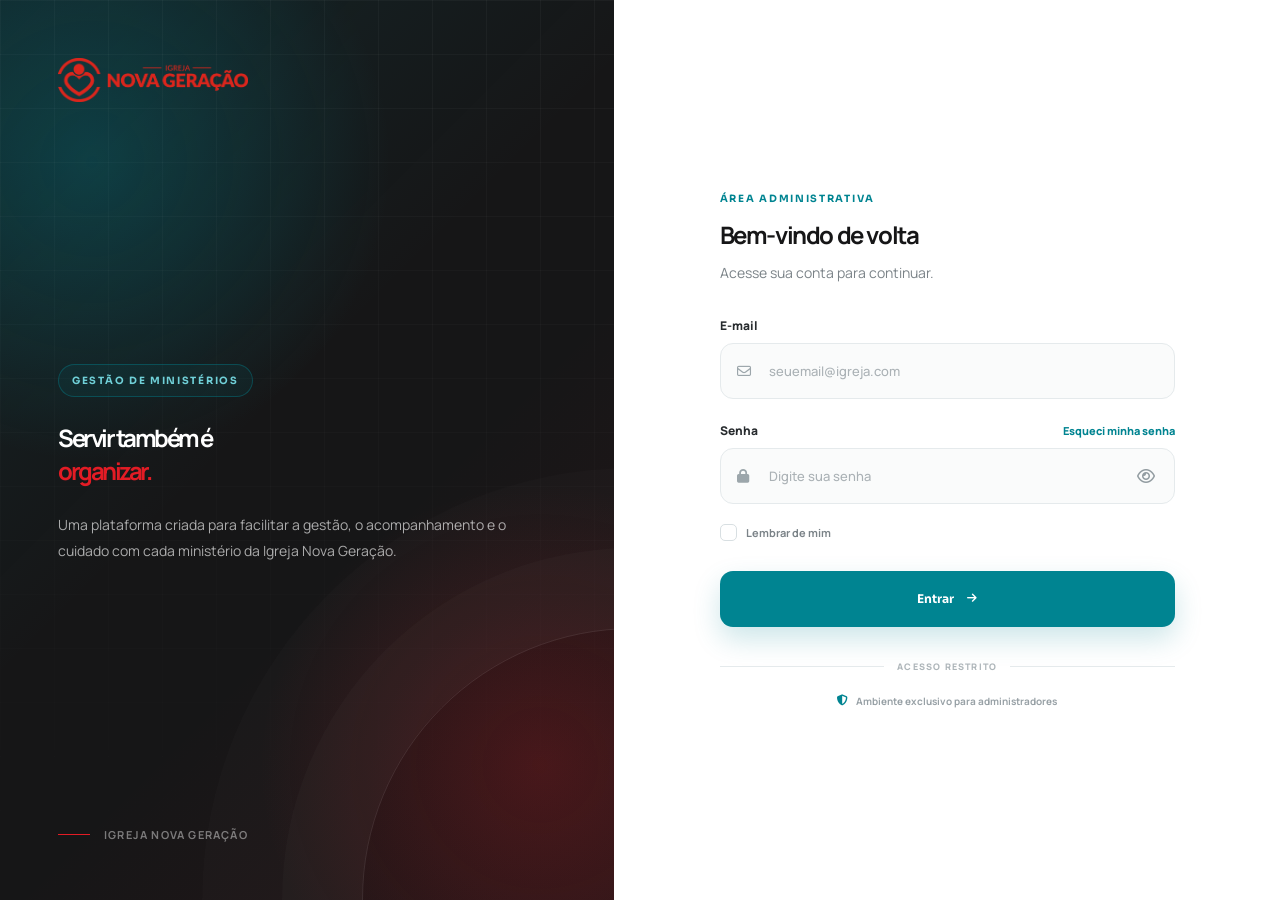
<file: login.html>
<!DOCTYPE html>
<html lang="pt-BR">

<head>
    <meta charset="UTF-8">
    <meta name="viewport" content="width=device-width, initial-scale=1.0">
    <meta name="description" content="Sistema de Gestão de Ministérios - Igreja Nova Geração">
    <title>Login | Nova Geração</title>

    <link rel="preconnect" href="https://fonts.googleapis.com">
    <link rel="preconnect" href="https://fonts.gstatic.com" crossorigin>
    <link
        href="https://fonts.googleapis.com/css2?family=Manrope:wght@400;500;600;700;800&family=Sora:wght@400;500;600;700&display=swap"
        rel="stylesheet">
    <link rel="stylesheet" href="https://cdnjs.cloudflare.com/ajax/libs/font-awesome/6.7.2/css/all.min.css">
    <link rel="icon" type="image/png" href="assets/img/logo/novo_logo_coracao.png" />

   <link rel="stylesheet" href="assets/css/login.css">
</head>

<body>

    <main class="login-page">

        <section class="login-visual">
            <div class="visual-overlay"></div>
            <div class="visual-content">
                <div class="brand">
                    <div class="brand-logo">
                        <img src="assets/img/logo/logo_completa.png" alt="Igreja Nova Geração">
                    </div>
                </div>

                <div class="visual-text">
                    <span class="visual-tag">GESTÃO DE MINISTÉRIOS</span>
                    <h1>Servir também é <span>organizar.</span></h1>
                    <p>Uma plataforma criada para facilitar a gestão, o acompanhamento e o cuidado com cada ministério
                        da Igreja Nova Geração.</p>
                </div>

                <div class="visual-footer">
                    <div class="footer-line"></div>
                    <span>Igreja Nova Geração</span>
                </div>
            </div>
        </section>

        <section class="login-container">

            <div class="login-box">

                <div class="mobile-logo">
                    <img src="assets/img/logo/logo_completa.png" alt="Igreja Nova Geração">
                </div>

                <div class="login-header">
                    <span class="login-label">ÁREA ADMINISTRATIVA</span>
                    <h2>Bem-vindo de volta</h2>
                    <p>Acesse sua conta para continuar.</p>
                </div>

                <div id="statusMessage" class="status-message" role="status" aria-live="polite"></div>

                <form id="loginForm" class="login-form" novalidate>

                    <div class="form-group">
                        <label for="email">E-mail</label>
                        <div class="input-wrapper">
                            <i class="fa-regular fa-envelope"></i>
                            <input type="email" id="email" name="email" placeholder="seuemail@igreja.com"
                                autocomplete="email" required>
                        </div>
                    </div>

                    <div class="form-group">
                        <div class="password-label">
                            <label for="senha">Senha</label>
                            <a href="#" id="forgotPassword">Esqueci minha senha</a>
                        </div>
                        <div class="input-wrapper">
                            <i class="fa-solid fa-lock"></i>
                            <input type="password" id="senha" name="senha" placeholder="Digite sua senha"
                                autocomplete="current-password" required>
                            <button type="button" id="togglePassword" class="toggle-password"
                                aria-label="Mostrar senha">
                                <i class="fa-regular fa-eye"></i>
                            </button>
                        </div>
                    </div>

                    <div class="login-options">
                        <label class="remember">
                            <input type="checkbox" id="remember">
                            <span class="custom-checkbox"></span>
                            <span>Lembrar de mim</span>
                        </label>
                    </div>

                    <button type="submit" class="login-button">
                        <span>Entrar</span>
                        <i class="fa-solid fa-arrow-right"></i>
                    </button>

                </form>

                <div class="login-divider">
                    <span></span>
                    <small>acesso restrito</small>
                    <span></span>
                </div>

              <!--   <button type="button" class="admin-validation-button" id="openAdmin">
                    <i class="fa-solid fa-user-shield"></i> Área de validação administrativa
                </button> -->

                <div class="login-security">
                    <i class="fa-solid fa-shield-halved"></i>
                    <span>Ambiente exclusivo para administradores</span>
                </div>

            </div>

        </section>

    </main>

   <script src="assets/js/login.js"></script>

</body>

</html>
</file>
<file: assets/css/login.css>
.login-page,.visual-content,body{min-height:100vh}.input-wrapper>i,.toggle-password{top:50%;transform:translateY(-50%)}*{margin:0;padding:0;box-sizing:border-box}:root{--dark:#161617;--teal:#008491;--teal-dark:#006e77;--red:#e31c25;--text:#202326;--muted:#7b8388;--line:#e5eaec}html{font-size:16px;scroll-behavior:smooth}body{font-family:Manrope,sans-serif;background:#f7f9f9;color:var(--text);-webkit-font-smoothing:antialiased}button,input{font:inherit}button{border:0;cursor:pointer}a{text-decoration:none}button:focus-visible,input:focus-visible{outline:rgba(0,132,145,.22) solid 3px;outline-offset:3px}.login-page{display:grid;grid-template-columns:48% 52%;background:#fff}.login-visual{position:relative;overflow:hidden;background:radial-gradient(circle at 15% 18%,rgba(0,132,145,.3),transparent 33%),radial-gradient(circle at 88% 85%,rgba(227,28,37,.2),transparent 30%),var(--dark)}.login-visual::before{content:"";position:absolute;inset:0;background-image:linear-gradient(rgba(255,255,255,.035) 1px,transparent 1px),linear-gradient(90deg,rgba(255,255,255,.035) 1px,transparent 1px);background-size:54px 54px;mask-image:linear-gradient(to bottom,#000,transparent);pointer-events:none}.login-visual::after{content:"";position:absolute;width:540px;height:540px;right:-290px;bottom:-270px;border:1px solid rgba(255,255,255,.1);border-radius:50%;box-shadow:0 0 0 80px rgba(255,255,255,.02),0 0 0 160px rgba(255,255,255,.012);pointer-events:none}.visual-overlay{position:absolute;inset:0;background:linear-gradient(135deg,rgba(0,132,145,.14),transparent 45%),linear-gradient(315deg,rgba(227,28,37,.08),transparent 40%)}.visual-content{position:relative;z-index:2;display:flex;flex-direction:column;padding:58px}.brand{display:flex;align-items:center}.brand-logo img{display:block;width:190px;max-width:100%;height:auto}.visual-text{max-width:570px;margin:auto 0}.visual-tag{display:inline-flex;align-items:center;margin-bottom:24px;padding:9px 13px;border:1px solid rgba(0,132,145,.4);border-radius:100px;background:rgba(0,132,145,.09);color:#70d0d8;font:700 10px Sora,sans-serif;letter-spacing:1.7px}.visual-text h1{color:#fff;letter-spacing:-2.5px}.visual-text h1 span{display:block;color:var(--red)}.visual-text p{max-width:500px;margin-top:25px;color:rgba(255,255,255,.64);font-size:14px;line-height:1.9}.visual-footer{display:flex;align-items:center;gap:14px;color:rgba(255,255,255,.43);font-size:11px;font-weight:700;letter-spacing:1.2px;text-transform:uppercase}.footer-line{width:32px;height:1px;background:var(--red)}.login-container{display:flex;align-items:center;justify-content:center;padding:50px}.login-box{width:100%;max-width:455px}.mobile-logo{display:none;margin-bottom:42px}.login-label,.status-message.show{display:block}.mobile-logo img{width:175px;max-width:100%}.login-header{margin-bottom:32px}.login-label{margin-bottom:13px;color:var(--teal);font:700 10px Sora,sans-serif;letter-spacing:1.7px}.login-header h2{color:var(--dark);letter-spacing:-1.4px}.login-header p{margin-top:10px;color:var(--muted);font-size:14px;line-height:1.7}.status-message{display:none;margin-bottom:18px;padding:13px 15px;border-radius:11px;font-size:12px;font-weight:700}.status-message.error{background:#fff0f1;color:#a51d25}.status-message.success{background:#eaf8f8;color:#006e77}.login-form{display:flex;flex-direction:column;gap:23px}.form-group{width:100%}.form-group>label,.password-label label{display:block;margin-bottom:9px;color:#272b2e;font-size:12px;font-weight:800}.password-label{display:flex;align-items:center;justify-content:space-between;margin-bottom:9px}.password-label label{margin-bottom:0}.password-label a{color:var(--teal);font-size:11px;font-weight:800;transition:color .2s}.password-label a:hover{color:var(--red)}.input-wrapper{position:relative;width:100%}.input-wrapper>i{position:absolute;left:17px;color:#9ca6ab;font-size:14px;pointer-events:none;transition:color .2s}.input-wrapper input{width:100%;height:56px;padding:0 48px;border:1px solid var(--line);border-radius:13px;outline:0;background:#fafbfb;color:var(--dark);font-size:13px;font-weight:600;transition:.2s}.input-wrapper input::placeholder{color:#aab1b5;font-weight:500}.input-wrapper input:hover{border-color:#d3dde0}.input-wrapper input:focus{border-color:var(--teal);background:#fff;box-shadow:0 0 0 4px rgba(0,132,145,.08)}.input-wrapper:focus-within>i{color:var(--teal)}.toggle-password{position:absolute;right:13px;display:flex;align-items:center;justify-content:center;width:32px;height:32px;border-radius:8px;background:0 0;color:#929ca1;transition:.2s}.toggle-password:hover{background:rgba(0,132,145,.08);color:var(--teal)}.login-options{margin-top:-3px}.remember{display:inline-flex;align-items:center;gap:9px;color:#7b8388;font-size:11px;font-weight:700;cursor:pointer}.custom-checkbox,.login-button{align-items:center;transition:.2s}.remember input{position:absolute;opacity:0}.custom-checkbox{display:inline-flex;justify-content:center;width:17px;height:17px;border:1px solid #d8dfe2;border-radius:5px;background:#fff}.remember input:checked+.custom-checkbox{border-color:var(--teal);background:var(--teal)}.remember input:checked+.custom-checkbox::after{content:"\f00c";font-family:"Font Awesome 6 Free";font-weight:900;color:#fff;font-size:9px}.login-button{display:flex;justify-content:center;gap:13px;width:100%;height:56px;margin-top:2px;border-radius:13px;background:var(--teal);color:#fff;font:700 12px Sora,sans-serif;box-shadow:0 12px 28px rgba(0,132,145,.2)}.login-divider,.login-security{align-items:center;display:flex}.login-button:hover{background:var(--teal-dark);transform:translateY(-2px);box-shadow:0 15px 32px rgba(0,132,145,.25)}.login-button i{font-size:11px;transition:.2s}.login-button:hover i{transform:translateX(4px)}.login-button.loading{pointer-events:none;opacity:.7}.login-divider{gap:13px;margin:33px 0 21px}.login-divider span{height:1px;flex:1;background:var(--line)}.login-divider small{color:#adb5b9;font-size:9px;font-weight:800;letter-spacing:1.2px;text-transform:uppercase}.login-security{justify-content:center;gap:8px;color:#98a1a6;font-size:10px;font-weight:700;text-align:center}.admin-validation-button,.login-security i{color:var(--teal);font-size:11px}.admin-validation-button{display:flex;align-items:center;justify-content:center;gap:8px;width:100%;margin-top:25px;padding:13px;border:1px dashed #c6dfe1;border-radius:11px;background:#f3fbfb;font-weight:800;transition:.2s}.admin-validation-button:hover{background:#e8f7f7}@media (max-width:1050px){.login-page{grid-template-columns:42% 58%}.visual-content{padding:45px}.login-container{padding:40px}.visual-text h1{font-size:45px}}@media (max-width:768px){body{background:#fff}.login-page,.mobile-logo{display:block}.login-visual{display:none}.login-container{min-height:100vh;align-items:flex-start;padding:42px 24px}.login-box{max-width:470px;margin:0 auto}.login-header{margin-bottom:34px}}@media (max-width:420px){.login-container{padding:32px 20px}.mobile-logo{margin-bottom:38px}.mobile-logo img{width:155px}.login-header h2{font-size:29px}.login-header p{font-size:13px}.input-wrapper input,.login-button{height:53px}}@media (prefers-reduced-motion:reduce){*,::after,::before{transition:none!important;animation:none!important;scroll-behavior:auto!important}}
</file>
<file: dsh_novageracao/assets/css/global.css>
@import url(https://fonts.googleapis.com/css2?family=Inter:wght@400;500;600;700&family=Manrope:wght@500;600;700;800&display=swap);

.event-item__title,
.modal__title,
.notifications__content strong,
.profile__dropdown-header strong {
    text-overflow: ellipsis;
    white-space: nowrap
}

.profile.is-open .profile__button>i,
.sidebar.is-collapsed .sidebar__toggle i,
.sidebar__item-caret.is-open i {
    transform: rotate(180deg)
}

body,
button,
input,
select,
textarea {
    -webkit-font-smoothing: antialiased;
    -moz-osx-font-smoothing: grayscale
}

body,
html,
ol,
ul {
    margin: 0;
    padding: 0
}

.app,
.modal,
.modal-root.is-open,
.modal__close,
.modal__footer,
.modal__header,
.modal__icon,
.sidebar {
    display: flex
}

.app,
table {
    width: 100%
}

.header__subtitle,
body {
    font-family: var(--font-primary)
}

:root {
    --primary: #e31c25;
    --primary-hover: #c91820;
    --primary-soft: rgba(227, 28, 37, 0.1);
    --white: #fff;
    --secondary: #008491;
    --secondary-hover: #006d77;
    --secondary-soft: rgba(0, 132, 145, 0.1);
    --success: #16a34a;
    --success-soft: rgba(22, 163, 74, 0.1);
    --warning: #f59e0b;
    --warning-soft: rgba(245, 158, 11, 0.12);
    --danger: #dc2626;
    --danger-soft: rgba(220, 38, 38, 0.1);
    --info: #2563eb;
    --table: #fff;
    --info-soft: rgba(37, 99, 235, 0.1);
    --font-primary: "Inter", sans-serif;
    --font-heading: "Manrope", sans-serif;
    --sidebar-width: 260px;
    --sidebar-collapsed-width: 78px;
    --header-height: 76px;
    --radius-xs: 6px;
    --radius-sm: 8px;
    --radius-md: 12px;
    --radius-lg: 16px;
    --radius-xl: 22px;
    --transition: 0.25s ease;
    --shadow-xs: 0 1px 3px rgba(15, 23, 42, 0.05);
    --shadow-sm: 0 4px 15px rgba(15, 23, 42, 0.06);
    --shadow-md: 0 10px 30px rgba(15, 23, 42, 0.08);
    --shadow-lg: 0 20px 50px rgba(15, 23, 42, 0.14);
    --body-background: #f5f7fa;
    --surface: #ffffff;
    --surface-hover: #f8fafc;
    --surface-secondary: #f1f5f9;
    --text-primary: #172033;
    --text-secondary: #64748b;
    --text-muted: #94a3b8;
    --border-color: #e5e7eb;
    --border-light: #eef2f7;
    --sidebar-background: #161617;
    --sidebar-text: #a7adb8;
    --sidebar-text-active: #ffffff;
    --input-background: #ffffff;
    color-scheme: light
}

[data-theme=dark] {
    --body-background: #0f1115;
    --surface: #171a20;
    --surface-hover: #1d2129;
    --surface-secondary: #20252e;
    --text-primary: #f8fafc;
    --text-secondary: #a7b0bd;
    --text-muted: #717b8a;
    --border-color: #2a303a;
    --border-light: #242a33;
    --table: #423f3f;
    --input-background: #171a20;
    --shadow-xs: 0 1px 3px rgba(0, 0, 0, 0.2);
    --shadow-sm: 0 4px 15px rgba(0, 0, 0, 0.2);
    --shadow-md: 0 10px 30px rgba(0, 0, 0, 0.25);
    --shadow-lg: 0 20px 50px rgba(0, 0, 0, 0.35);
    color-scheme: dark
}

*,
::after,
::before {
    box-sizing: border-box
}

html {
    min-height: 100%;
    scroll-behavior: smooth
}

.app,
body {
    min-height: 100vh
}

body {
    background: var(--body-background);
    color: var(--text-primary);
    font-size: 14px;
    line-height: 1.5;
    transition: background-color var(--transition), color var(--transition)
}

button,
input,
select,
textarea {
    font: inherit
}

button {
    border: 0;
    cursor: pointer
}

a {
    color: inherit;
    text-decoration: none
}

img {
    max-width: 100%;
    display: block
}

table {
    border-collapse: collapse
}

ol,
ul {
    list-style: none
}

.sidebar {
    position: fixed;
    inset: 0 auto 0 0;
    z-index: 1000;
    width: var(--sidebar-width);
    flex-direction: column;
    background: var(--sidebar-background);
    transition: width var(--transition), transform var(--transition), box-shadow var(--transition);
    box-shadow: 4px 0 25px rgba(0, 0, 0, .08)
}

.event-item,
.image-upload,
.last-service__item,
.sidebar__brand,
.sidebar__logo,
.sidebar__subitem {
    align-items: center;
    display: flex
}

.sidebar__brand {
    position: relative;
    height: var(--header-height);
    min-height: var(--header-height);
    padding: 0 22px;
    border-bottom: 1px solid rgba(255, 255, 255, .07)
}

.sidebar__logo {
    gap: 11px;
    min-width: 0;
    color: #fff;
    transition: opacity var(--transition), transform var(--transition)
}

.sidebar__logo:hover {
    opacity: .95
}

.sidebar__logo-icon {
    width: 38px;
    height: 38px;
    min-width: 38px;
    display: flex;
    align-items: center;
    justify-content: center;
    border-radius: 11px;
    color: #fff;
    font-size: 16px;
    box-shadow: 0 5px 15px rgba(227, 28, 37, .2);
    overflow: hidden
}

.sidebar__logo-icon img {
    width: 100%;
    height: 100%;
    object-fit: cover;
    border-radius: inherit
}

.sidebar__logo-text {
    display: flex;
    flex-direction: column;
    min-width: 0;
    line-height: 1.1
}

.sidebar__logo-text strong {
    color: #fff;
    font-family: var(--font-heading);
    font-size: 14px;
    font-weight: 800
}

.sidebar__logo-text small {
    margin-top: 3px;
    color: #8d949f;
    font-size: 9px;
    font-weight: 500
}

.sidebar__toggle {
    position: absolute;
    right: -13px;
    top: 26px;
    width: 28px;
    height: 28px;
    display: flex;
    align-items: center;
    justify-content: center;
    border-radius: 50%;
    background: var(--surface);
    color: var(--text-secondary);
    box-shadow: var(--shadow-sm);
    transition: color var(--transition), background-color var(--transition), transform var(--transition), box-shadow var(--transition);
    z-index: 5
}

.sidebar__toggle:hover {
    color: var(--primary);
    transform: scale(1.06);
    box-shadow: var(--shadow-md)
}

.sidebar__toggle i {
    transition: transform var(--transition)
}

.sidebar__content {
    flex: 1;
    padding: 22px 12px;
    overflow-y: auto;
    overflow-x: hidden;
    scrollbar-width: thin;
    scrollbar-color: rgba(255, 255, 255, 0.12) transparent
}

.header__page-info h1,
.header__title,
.profile__info strong,
.sidebar__item-text {
    overflow: hidden;
    text-overflow: ellipsis;
    white-space: nowrap
}

.sidebar__section-title {
    display: block;
    padding: 0 12px 10px;
    color: #69717d;
    font-size: 10px;
    font-weight: 700;
    text-transform: uppercase;
    letter-spacing: .12em
}

.events-list,
.sidebar__nav,
.summary-list {
    display: flex;
    flex-direction: column
}

.sidebar__item {
    position: relative;
    display: flex;
    align-items: center;
    gap: 13px;
    min-height: 46px;
    padding: 0 13px;
    margin-bottom: 5px;
    border-radius: 10px;
    color: var(--sidebar-text);
    font-size: 13px;
    font-weight: 500;
    transition: background-color var(--transition), color var(--transition), transform var(--transition), box-shadow var(--transition)
}

.sidebar__item:hover {
    background: rgba(255, 255, 255, .055);
    color: #fff;
    transform: translateX(1px)
}

.sidebar__item.active,
.sidebar__item.is-active {
    background: rgba(227, 28, 37, .14);
    color: #fff;
    box-shadow: inset 0 0 0 1px rgba(227, 28, 37, .04)
}

.sidebar__item.active::before,
.sidebar__item.is-active::before {
    content: "";
    position: absolute;
    left: 0;
    top: 9px;
    bottom: 9px;
    width: 3px;
    border-radius: 0 4px 4px 0;
    background: var(--primary);
    box-shadow: 0 0 10px rgba(227, 28, 37, .35)
}

.sidebar__item-icon {
    width: 21px;
    min-width: 21px;
    display: flex;
    align-items: center;
    justify-content: center;
    color: inherit;
    font-size: 15px;
    transition: color var(--transition), transform var(--transition)
}

.sidebar__item.active .sidebar__item-icon,
.sidebar__item.is-active .sidebar__item-icon,
.sidebar__item:hover .sidebar__item-icon {
    color: #fff
}

.sidebar__item:hover .sidebar__item-icon {
    transform: scale(1.04)
}

.sidebar__item-text {
    min-width: 0
}

.sidebar__footer {
    padding: 15px 14px;
    border-top: 1px solid rgba(255, 255, 255, .07)
}

.sidebar__footer-info {
    display: flex;
    align-items: center;
    gap: 10px;
    color: #69717d
}

.sidebar__footer-icon {
    width: 34px;
    height: 34px;
    min-width: 34px;
    display: flex;
    align-items: center;
    justify-content: center;
    border-radius: 9px;
    background: rgba(255, 255, 255, .05);
    color: #8d949f;
    font-size: 13px;
    transition: background-color var(--transition), color var(--transition)
}

.sidebar.is-collapsed .sidebar__footer-info>div,
.sidebar.is-collapsed .sidebar__item-text,
.sidebar.is-collapsed .sidebar__logo-text,
.sidebar.is-collapsed .sidebar__section-title {
    display: none
}

.sidebar__footer-info:hover .sidebar__footer-icon {
    background: rgba(227, 28, 37, .12);
    color: var(--primary)
}

.page-header__content,
.sidebar__footer-info div {
    min-width: 0
}

.sidebar__footer-info strong {
    display: block;
    color: #d6d9df;
    font-size: 11px;
    font-weight: 700
}

.sidebar__footer-info small {
    display: block;
    margin-top: 2px;
    color: #69717d;
    font-size: 9px
}

.sidebar.is-collapsed {
    width: var(--sidebar-collapsed-width)
}

.sidebar.is-collapsed .sidebar__brand {
    justify-content: center;
    padding: 0 10px
}

.sidebar.is-collapsed .sidebar__footer-info,
.sidebar.is-collapsed .sidebar__logo {
    justify-content: center
}

.sidebar.is-collapsed .sidebar__item {
    justify-content: center;
    padding: 0
}

.sidebar-overlay {
    display: none;
    position: fixed;
    inset: 0;
    z-index: 999;
    background: rgba(15, 23, 42, .45);
    backdrop-filter: blur(2px);
    -webkit-backdrop-filter: blur(2px)
}

.sidebar-overlay.is-visible {
    display: block
}

.main-content {
    width: calc(100% - var(--sidebar-width));
    min-height: 100vh;
    min-width: 0;
    margin-left: var(--sidebar-width);
    transition: width var(--transition), margin-left var(--transition)
}

body.sidebar-collapsed .main-content {
    width: calc(100% - var(--sidebar-collapsed-width));
    margin-left: var(--sidebar-collapsed-width)
}

.header {
    position: sticky;
    top: 0;
    z-index: 900;
    height: var(--header-height);
    width: 100%;
    display: flex;
    align-items: center;
    justify-content: space-between;
    gap: 24px;
    padding: 0 30px;
    background: rgba(255, 255, 255, .92);
    border-bottom: 1px solid var(--border-color);
    backdrop-filter: blur(18px);
    -webkit-backdrop-filter: blur(18px);
    transition: background-color var(--transition), border-color var(--transition), box-shadow var(--transition)
}

.header::before {
    position: absolute;
    top: 0;
    right: 0;
    left: 0;
    height: 2px;
    background: linear-gradient(90deg, var(--primary), var(--secondary));
    content: ""
}

.header__left {
    min-width: 0;
    display: flex;
    align-items: center;
    gap: 18px
}

.header__page-info {
    min-width: 0;
    display: flex;
    flex-direction: column;
    justify-content: center;
    gap: 2px
}

.header__subtitle {
    display: block;
    color: #7b8494;
    font-size: 11px;
    font-weight: 600;
    line-height: 1.2;
    letter-spacing: .08em;
    text-transform: uppercase
}

.header__page-info h1,
.header__title,
.profile__avatar,
.profile__info strong {
    font-family: var(--font-heading);
    font-weight: 800
}

.header__page-info h1,
.header__title {
    margin: 0;
    color: var(--text-primary);
    font-size: 23px;
    line-height: 1.2;
    letter-spacing: -.025em
}

.header__icon-button,
.header__menu-button {
    width: 42px;
    height: 42px;
    padding: 0;
    color: var(--text-secondary);
    font-size: 17px;
    transition: background-color .2s, color .2s, border-color .2s, transform .2s;
    cursor: pointer
}

.header__menu-button {
    display: none;
    align-items: center;
    justify-content: center;
    border: 1px solid var(--border-color);
    border-radius: 10px;
    background: var(--surface)
}

.header__menu-button:hover {
    background: var(--primary-soft);
    border-color: rgba(227, 28, 37, .2);
    color: var(--primary)
}

.header__icon-button:hover,
.profile.is-open .profile__button,
.profile__button:hover {
    background: var(--surface-secondary);
    border-color: var(--border-color)
}

.header__menu-button:active {
    transform: scale(.94)
}

.header__right {
    display: flex;
    align-items: center;
    gap: 8px;
    flex-shrink: 0
}

.header__icon-button {
    position: relative;
    display: flex;
    align-items: center;
    justify-content: center;
    border: 1px solid var(--border-light);
    border-radius: 11px;
    background: var(--surface)
}

.header__icon-button:hover {
    color: var(--primary)
}

.header__icon-button:active {
    transform: scale(.93)
}

.header__icon-button:focus-visible {
    outline: 0;
    box-shadow: 0 0 0 3px rgba(227, 28, 37, .14)
}

.input-wrapper,
.members-filter__select,
.notification-button,
.notifications {
    position: relative
}

.notification-dot {
    position: absolute;
    top: 8px;
    right: 8px;
    width: 8px;
    height: 8px;
    border-radius: 50%;
    background: var(--primary);
    border: 2px solid var(--surface);
    box-shadow: 0 0 0 2px rgba(227, 28, 37, .08);
    animation: 2.4s ease-in-out infinite notificationPulse
}

.notifications__dropdown,
.profile__dropdown {
    top: calc(100% + 12px);
    opacity: 0;
    visibility: hidden
}

@keyframes notificationPulse {

    0%,
    100% {
        box-shadow: 0 0 0 2px rgba(227, 28, 37, .08)
    }

    50% {
        box-shadow: 0 0 0 5px rgba(227, 28, 37, .03)
    }
}

.profile {
    position: relative;
    margin-left: 8px
}

.profile__button {
    min-height: 48px;
    display: flex;
    align-items: center;
    gap: 10px;
    padding: 5px 9px 5px 6px;
    border: 1px solid transparent;
    border-radius: 13px;
    background: 0 0;
    color: var(--text-primary);
    cursor: pointer;
    transition: background-color .2s, border-color .2s, box-shadow .2s
}

.profile.is-open .profile__button,
.profile__button:hover {
    box-shadow: var(--shadow-xs)
}

.profile__button>i {
    margin-left: 3px;
    color: #8992a1;
    font-size: 11px;
    transition: transform .25s
}

.profile__avatar {
    width: 38px;
    height: 38px;
    flex-shrink: 0;
    display: flex;
    align-items: center;
    justify-content: center;
    border-radius: 11px;
    background: linear-gradient(145deg, var(--primary) 0, var(--primary-hover) 100%);
    color: #fff;
    font-size: 14px;
    box-shadow: 0 4px 12px rgba(227, 28, 37, .2);
    user-select: none
}

.profile__avatar--large {
    width: 46px;
    height: 46px;
    border-radius: 13px;
    font-size: 16px
}

.profile__info {
    min-width: 90px;
    display: flex;
    flex-direction: column;
    align-items: flex-start;
    gap: 2px
}

.profile__info strong {
    max-width: 140px;
    color: var(--text-primary);
    font-size: 13px;
    line-height: 1.2
}

.profile__info small {
    color: var(--text-muted);
    font-family: var(--font-primary);
    font-size: 11px;
    font-weight: 500;
    line-height: 1.2
}

.profile__dropdown {
    position: absolute;
    right: 0;
    width: 270px;
    padding: 8px;
    background: var(--surface);
    border: 1px solid var(--border-color);
    border-radius: var(--radius-lg);
    box-shadow: var(--shadow-lg);
    transform: translateY(-7px) scale(.98);
    transform-origin: top right;
    pointer-events: none;
    transition: opacity .18s, visibility .18s, transform .18s
}

.dashboard-card,
.stat-card {
    box-shadow: var(--shadow-xs);
    overflow: hidden
}

.profile.is-open .profile__dropdown,
.profile__dropdown.is-open {
    opacity: 1;
    visibility: visible;
    transform: translateY(0) scale(1);
    pointer-events: auto
}

.profile__dropdown-header {
    display: flex;
    align-items: center;
    gap: 11px;
    padding: 10px;
    border-radius: 11px;
    background: var(--surface-secondary)
}

.profile__dropdown-header>div {
    min-width: 0;
    display: flex;
    flex-direction: column;
    gap: 3px
}

.profile__dropdown-header strong {
    color: var(--text-primary);
    font-family: var(--font-heading);
    font-size: 13px;
    font-weight: 800;
    line-height: 1.25;
    overflow: hidden
}

.profile__dropdown-header small {
    color: var(--text-muted);
    font-family: var(--font-primary);
    font-size: 10px;
    font-weight: 500;
    line-height: 1.3
}

.profile__dropdown-divider {
    height: 1px;
    margin: 7px 4px;
    background: var(--border-light)
}

.profile__dropdown-item {
    width: 100%;
    min-height: 42px;
    display: flex;
    align-items: center;
    gap: 11px;
    padding: 0 11px;
    border: 0;
    border-radius: 9px;
    background: 0 0;
    color: var(--text-secondary);
    font-family: var(--font-primary);
    font-size: 13px;
    font-weight: 600;
    text-align: left;
    cursor: pointer;
    transition: background-color .18s, color .18s, transform .18s
}

.dashboard-card__title,
.dashboard__welcome h2,
.empty-state h3,
.modal__title,
.notifications__header strong,
.section-heading h3,
.stat-card__value {
    font-family: var(--font-heading)
}

.profile__dropdown-item i {
    width: 18px;
    display: flex;
    justify-content: center;
    color: var(--text-muted);
    font-size: 14px;
    transition: color .18s
}

.profile__dropdown-item:hover {
    background: var(--surface-secondary);
    color: var(--text-primary);
    transform: translateX(2px)
}

.breadcrumb a:hover,
.profile__dropdown-item:hover i,
.table-action--primary:hover {
    color: var(--primary)
}

.form-label .required,
.profile__dropdown-item--danger,
.profile__dropdown-item--danger i,
.profile__dropdown-item--danger:hover i {
    color: var(--danger)
}

.profile__dropdown-item--danger:hover {
    background: var(--danger-soft);
    color: var(--danger)
}

.page-content {
    width: 100%;
    max-width: 1600px;
    margin: 0 auto;
    padding: 28px 30px 40px
}

.breadcrumb {
    display: flex;
    align-items: center;
    gap: 7px;
    margin-bottom: 12px;
    color: var(--text-muted);
    font-size: 11px
}

.breadcrumb a {
    transition: color var(--transition)
}

.dashboard-card__link i,
.sidebar__item-caret i {
    transition: transform var(--transition)
}

.breadcrumb i {
    font-size: 8px
}

.page-header {
    display: flex;
    align-items: flex-end;
    justify-content: space-between;
    gap: 20px;
    margin-bottom: 25px
}

.dashboard__welcome h2,
.page-header__title {
    margin: 0 0 5px;
    font-weight: 800;
    font-family: var(--font-heading)
}

.page-header__title {
    font-size: 27px;
    line-height: 1.2;
    color: var(--text-primary)
}

.dashboard__welcome p,
.page-header__description {
    margin: 0;
    color: var(--text-secondary)
}

.page-header__description {
    font-size: 13px
}

.page-header__actions {
    display: flex;
    align-items: center;
    gap: 10px;
    flex-shrink: 0
}

.dashboard {
    padding: 30px
}

.dashboard__welcome h2 {
    font-size: 25px
}

.stats-grid {
    display: grid;
    grid-template-columns: repeat(5, 1fr);
    gap: 16px;
    margin-bottom: 22px
}

.dashboard__grid--main,
.dashboard__grid--secondary {
    display: grid;
    gap: 18px
}

.stat-card {
    position: relative;
    padding: 20px;
    background: var(--surface);
    border: 1px solid var(--border-light);
    border-radius: var(--radius-lg);
    transition: transform var(--transition), box-shadow var(--transition), border-color var(--transition)
}

.stat-card::after {
    content: "";
    position: absolute;
    width: 80px;
    height: 80px;
    right: -35px;
    bottom: -40px;
    border-radius: 50%;
    background: var(--primary-soft);
    pointer-events: none
}

.stat-card:hover {
    transform: translateY(-2px);
    box-shadow: var(--shadow-md);
    border-color: rgba(227, 28, 37, .12)
}

.stat-card__icon {
    width: 42px;
    height: 42px;
    display: flex;
    align-items: center;
    justify-content: center;
    margin-bottom: 15px;
    border-radius: 11px;
    background: var(--primary-soft);
    color: var(--primary);
    font-size: 17px
}

.stat-card__value {
    display: block;
    margin-bottom: 3px;
    font-size: 25px;
    font-weight: 800
}

.stat-card__label,
.summary-item__label {
    color: var(--text-secondary);
    font-size: 12px
}

.dashboard__grid--main {
    display: grid;
    grid-template-columns: minmax(0, 1.7fr) minmax(300px, 1fr);
    gap: 20px
}

.dashboard__grid--secondary {
    display: grid;
    grid-template-columns: repeat(2, minmax(0, 1fr));
    gap: 20px
}

.dashboard-card__header,
.summary-item {
    display: flex;
    align-items: center;
    border-bottom: 1px solid var(--border-light)
}

.dashboard-card {
    background: var(--surface);
    border: 1px solid var(--border-light);
    border-radius: var(--radius-lg);
    transition: border-color var(--transition), box-shadow var(--transition)
}

.dashboard-card:hover {
    box-shadow: var(--shadow-sm)
}

.dashboard-card__header {
    justify-content: space-between;
    padding: 19px 20px
}

.dashboard-card__title,
.section-heading h3 {
    margin: 0;
    font-size: 14px;
    font-weight: 800
}

.dashboard-card__body {
    padding: 20px
}

.chart-container {
    position: relative;
    height: 300px
}

.summary-item {
    justify-content: space-between;
    padding: 12px 0
}

.data-table tbody tr:last-child td,
.event-item:last-child,
.summary-item:last-child {
    border-bottom: 0
}

.summary-item__value {
    font-weight: 700
}

.event-item {
    gap: 13px;
    padding: 13px 0;
    border-bottom: 1px solid var(--border-light)
}

.event-item__date {
    width: 44px;
    min-width: 44px;
    height: 44px;
    display: flex;
    flex-direction: column;
    align-items: center;
    justify-content: center;
    border-radius: 10px;
    background: var(--primary-soft);
    color: var(--primary)
}

.event-item__date strong {
    font-size: 14px;
    line-height: 1
}

.event-item__date span {
    margin-top: 3px;
    font-size: 8px;
    font-weight: 700;
    text-transform: uppercase
}

.event-item__content {
    min-width: 0;
    flex: 1
}

.event-item__title {
    margin-bottom: 2px;
    font-weight: 700;
    font-size: 12px;
    overflow: hidden
}

.event-item__meta {
    color: var(--text-muted);
    font-size: 10px
}

.last-service {
    display: flex;
    flex-direction: column;
    gap: 16px
}

.last-service__item {
    gap: 12px
}

.last-service__icon {
    width: 40px;
    height: 40px;
    display: flex;
    align-items: center;
    justify-content: center;
    border-radius: 10px;
    background: var(--secondary-soft);
    color: var(--secondary)
}

.last-service__content,
.toast__content {
    flex: 1
}

.last-service__label {
    display: block;
    color: var(--text-muted);
    font-size: 10px
}

.btn,
.btn i,
.dashboard .event-item__title {
    font-size: 12px
}

.last-service__value {
    font-size: 12px;
    font-weight: 700
}

.quick-actions {
    display: grid;
    grid-template-columns: repeat(2, 1fr);
    gap: 10px
}

.quick-actions .btn {
    justify-content: flex-start
}

.btn {
    min-height: 40px;
    display: inline-flex;
    align-items: center;
    justify-content: center;
    gap: 8px;
    padding: 0 15px;
    border-radius: 9px;
    font-weight: 600;
    transition: background-color var(--transition), color var(--transition), border-color var(--transition), transform var(--transition), box-shadow var(--transition);
    white-space: nowrap
}

.btn--ghost,
.form-control {
    border: 1px solid var(--border-color)
}

.btn--primary {
    background: var(--primary);
    color: #fff;
    box-shadow: 0 3px 8px rgba(227, 28, 37, .12)
}

.modal,
.toast {
    box-shadow: var(--shadow-lg)
}

.btn--primary:hover {
    background: var(--primary-hover);
    transform: translateY(-1px);
    box-shadow: 0 5px 15px rgba(227, 28, 37, .2)
}

.btn--secondary {
    background: var(--secondary);
    color: #fff
}

.btn--secondary:hover {
    background: var(--secondary-hover);
    transform: translateY(-1px)
}

.btn--ghost:hover,
.data-table tbody tr:nth-child(2n),
[data-theme=dark] .data-table tbody tr:nth-child(2n) {
    background: var(--surface-secondary)
}

.btn--ghost {
    background: 0 0;
    color: var(--text-secondary)
}

.btn--ghost:hover {
    color: var(--text-primary);
    border-color: var(--border-color)
}

.btn--danger {
    background: var(--danger);
    color: #fff
}

.btn--danger:hover {
    background: #b91c1c;
    transform: translateY(-1px)
}

.btn--small {
    min-height: 34px;
    padding: 0 11px;
    font-size: 11px
}

.btn:active {
    transform: translateY(0) !important
}

.table-toolbar {
    display: flex;
    align-items: center;
    justify-content: space-between;
    gap: 15px;
    margin-bottom: 15px
}

.table-person,
.table-toolbar__left,
.table-toolbar__right {
    display: flex;
    align-items: center;
    gap: 10px
}

.table-search {
    position: relative;
    width: 280px
}

.data-table,
.data-table-wrapper {
    width: 100%;
    background: var(--surface)
}

.input-wrapper>i,
.table-search i {
    position: absolute;
    left: 13px;
    top: 50%;
    transform: translateY(-50%);
    color: var(--text-muted);
    pointer-events: none
}

.input-wrapper .form-control,
.table-search input {
    padding-left: 38px
}

.data-table-wrapper {
    overflow-x: auto;
    border: 1px solid var(--border-light);
    border-radius: var(--radius-md);
    scrollbar-width: thin;
    box-shadow: var(--shadow-xs)
}

.data-table {
    min-width: 760px;
    border-collapse: separate;
    border-spacing: 0
}

.data-table thead th {
    position: sticky;
    top: 0;
    z-index: 1;
    text-align: center;
    height: 46px;
    padding: 0 16px;
    background: var(--table);
    color: var(--text-secondary);
    border-bottom: 1px solid var(--border-color);
    font-size: 10px;
    font-weight: 700;
    text-transform: uppercase;
    letter-spacing: .04em;
    white-space: nowrap
}

.data-table tbody td:first-child,
.data-table thead th:first-child {
    width: 92px;
    text-align: center
}

.data-table tbody td {
    padding: 14px 16px;
    text-align: center;
    border-bottom: 1px solid var(--border-light);
    color: var(--text-primary);
    font-size: 12px;
    vertical-align: middle
}

.data-table tbody tr {
    transition: background-color var(--transition)
}

.data-table tbody tr:hover {
    background: #cccccc59
}

.table-person__avatar {
    width: 34px;
    height: 34px;
    min-width: 34px;
    display: flex;
    align-items: center;
    justify-content: center;
    border-radius: 9px;
    background: var(--primary-soft);
    color: var(--primary);
    font-size: 10px;
    font-weight: 800
}

.table-person__info strong {
    display: block;
    color: var(--text-primary);
    font-size: 12px;
    font-weight: 700
}

.table-person__info span {
    display: block;
    margin-top: 1px;
    color: var(--text-muted);
    font-size: 10px
}

.badge {
    display: inline-flex;
    align-items: center;
    justify-content: center;
    min-height: 24px;
    padding: 0 9px;
    border-radius: 20px;
    font-size: 10px;
    font-weight: 700
}

.badge--success {
    background: var(--success-soft);
    color: var(--success)
}

.badge--warning {
    background: var(--warning-soft);
    color: #b45309
}

.badge--danger,
.table-action--danger {
    background: var(--danger-soft);
    color: var(--danger)
}

.badge--info {
    background: var(--info-soft);
    color: var(--info)
}

.badge--secondary {
    background: var(--secondary-soft);
    color: var(--secondary)
}

.table-actions {
    display: flex;
    align-items: center;
    justify-content: center;
    gap: 6px
}

.table-action {
    width: 30px;
    height: 30px;
    display: inline-flex;
    align-items: center;
    justify-content: center;
    border: 0;
    cursor: pointer;
    border-radius: .5rem;
    background: var(--primary);
    color: var(--white);
    transition: background-color var(--transition), color var(--transition), transform var(--transition)
}

.table-action:hover {
    background: #a51c1c;
    color: var(--white);
    transform: translateY(-1px)
}

.table-action:focus-visible {
    outline: 3px solid color-mix(in srgb, var(--primary) 28%, transparent);
    outline-offset: 2px
}

.table-action--danger:hover {
    background: #a51c1c
}

.empty-state {
    padding: 55px 25px;
    text-align: center
}

.empty-state__icon {
    width: 64px;
    height: 64px;
    margin: 0 auto 15px;
    display: flex;
    align-items: center;
    justify-content: center;
    border-radius: 18px;
    background: var(--surface-secondary);
    color: var(--text-muted);
    font-size: 23px
}

.form-control,
.form-label {
    color: var(--text-primary)
}

.empty-state h3 {
    margin: 0 0 6px;
    font-size: 16px
}

.empty-state p {
    max-width: 400px;
    margin: 0 auto;
    color: var(--text-secondary);
    font-size: 12px
}

.form-group {
    margin-bottom: 17px
}

.form-label {
    display: block;
    margin-bottom: 7px;
    font-size: 11px;
    font-weight: 700
}

.form-control {
    width: 100%;
    height: 43px;
    padding: 0 13px;
    background: var(--input-background);
    border-radius: 9px;
    outline: 0;
    font-size: 12px;
    transition: border-color var(--transition), box-shadow var(--transition), background-color var(--transition)
}

textarea.form-control {
    min-height: 100px;
    height: auto;
    padding-top: 11px;
    padding-bottom: 11px;
    resize: vertical
}

select.form-control {
    cursor: pointer
}

.form-control::placeholder {
    color: var(--text-muted)
}

.form-control:hover {
    border-color: #cbd5e1
}

.form-control:focus {
    border-color: var(--primary);
    box-shadow: 0 0 0 3px rgba(227, 28, 37, .08)
}

.form-row {
    display: grid;
    grid-template-columns: repeat(2, minmax(0, 1fr));
    gap: 15px
}

.form-row--3 {
    grid-template-columns: repeat(3, minmax(0, 1fr))
}

.modal-root {
    position: fixed;
    inset: 0;
    z-index: 2000;
    display: none;
    align-items: center;
    justify-content: center;
    padding: 20px
}

.modal-backdrop {
    position: absolute;
    inset: 0;
    background: rgba(15, 23, 42, .55);
    backdrop-filter: blur(4px);
    -webkit-backdrop-filter: blur(4px);
    animation: .2s fadeIn
}

.modal {
    position: relative;
    z-index: 1;
    width: 100%;
    max-width: 520px;
    flex-direction: column;
    background: var(--surface);
    border: 1px solid var(--border-color);
    border-radius: var(--radius-lg);
    overflow: hidden;
    animation: .25s modalIn
}

.modal--small {
    max-width: 420px
}

.modal--medium {
    max-width: 620px
}

.modal--large {
    max-width: 900px
}

.modal__header {
    align-items: center;
    justify-content: space-between;
    padding: 18px 20px;
    border-bottom: 1px solid var(--border-light)
}

.members-filter__heading,
.modal__header-content {
    display: flex;
    align-items: center;
    gap: 12px
}

.modal__icon {
    width: 38px;
    height: 38px;
    align-items: center;
    justify-content: center;
    border-radius: 10px;
    background: var(--primary-soft);
    color: var(--primary)
}

.modal__title {
    margin: 0;
    font-size: 15px;
    font-weight: 800
}

.modal__subtitle,
.section-heading p {
    color: var(--text-muted);
    font-size: 10px
}

.modal__subtitle {
    margin: 2px 0 0
}

.modal__close {
    width: 34px;
    height: 34px;
    align-items: center;
    justify-content: center;
    border-radius: 8px;
    background: 0 0;
    color: var(--text-muted);
    transition: var(--transition)
}

.modal__close:hover {
    background: var(--surface-secondary);
    color: var(--danger)
}

.modal__body {
    padding: 20px;
    overflow-y: auto;
    max-height: 30rem
}

.modal__footer {
    justify-content: flex-end;
    gap: 8px;
    padding: 15px 20px;
    border-top: 1px solid var(--border-light);
    background: var(--surface)
}

.ministry-details {
    display: grid;
    grid-template-columns: repeat(3, 1fr);
    gap: 12px;
    margin-bottom: 20px
}

.ministry-details__item {
    padding: 14px;
    background: var(--surface-secondary);
    border-radius: 10px
}

.ministry-details__label {
    display: block;
    margin-bottom: 4px;
    color: var(--text-muted);
    font-size: 9px;
    font-weight: 700;
    text-transform: uppercase
}

.ministry-details__value {
    display: block;
    color: var(--text-primary);
    font-size: 13px;
    font-weight: 700
}

.section-heading {
    display: flex;
    align-items: center;
    justify-content: space-between;
    margin-bottom: 15px
}

.section-heading p {
    margin: 3px 0 0
}

.toast-container {
    position: fixed;
    right: 22px;
    bottom: 22px;
    z-index: 5000;
    display: flex;
    flex-direction: column;
    align-items: flex-end;
    gap: 10px;
    pointer-events: none
}

.toast {
    min-width: 280px;
    max-width: 380px;
    display: flex;
    align-items: flex-start;
    gap: 12px;
    padding: 13px 15px;
    background: var(--surface);
    border: 1px solid var(--border-color);
    border-radius: 12px;
    pointer-events: auto;
    animation: .25s toastIn
}

.toast__icon {
    width: 32px;
    height: 32px;
    min-width: 32px;
    display: flex;
    align-items: center;
    justify-content: center;
    border-radius: 9px
}

.toast__title {
    display: block;
    margin-bottom: 2px;
    font-size: 11px;
    font-weight: 800
}

.toast__message {
    color: var(--text-secondary);
    font-size: 11px
}

.toast--success .toast__icon {
    background: var(--success-soft);
    color: var(--success)
}

.toast--error .toast__icon {
    background: var(--danger-soft);
    color: var(--danger)
}

.toast--warning .toast__icon {
    background: var(--warning-soft);
    color: var(--warning)
}

.toast--info .toast__icon {
    background: var(--info-soft);
    color: var(--info)
}

.global-loader {
    position: fixed;
    inset: 0;
    z-index: 6000;
    display: flex;
    align-items: center;
    justify-content: center;
    background: rgba(255, 255, 255, .65);
    backdrop-filter: blur(3px);
    -webkit-backdrop-filter: blur(3px)
}

[data-theme=dark] .global-loader {
    background: rgba(15, 17, 21, .7)
}

.global-loader__spinner {
    width: 42px;
    height: 42px;
    border: 3px solid var(--border-color);
    border-top-color: var(--primary);
    border-radius: 50%;
    animation: .75s linear infinite spin
}

::-webkit-scrollbar {
    width: 7px;
    height: 7px
}

::-webkit-scrollbar-track {
    background: 0 0
}

::-webkit-scrollbar-thumb {
    background: #cbd5e1;
    border-radius: 10px
}

::-webkit-scrollbar-thumb:hover {
    background: #94a3b8
}

[data-theme=dark] ::-webkit-scrollbar-thumb {
    background: #39414d
}

[data-theme=dark] ::-webkit-scrollbar-thumb:hover {
    background: #4b5563
}

@keyframes spin {
    to {
        transform: rotate(360deg)
    }
}

@keyframes fadeIn {
    from {
        opacity: 0
    }

    to {
        opacity: 1
    }
}

@keyframes modalIn {
    from {
        opacity: 0;
        transform: translateY(15px) scale(.98)
    }

    to {
        opacity: 1;
        transform: translateY(0) scale(1)
    }
}

@keyframes toastIn {
    from {
        opacity: 0;
        transform: translateX(20px)
    }

    to {
        opacity: 1;
        transform: translateX(0)
    }
}

@media (max-width:1400px) {
    .stats-grid {
        grid-template-columns: repeat(3, 1fr)
    }

    .dashboard__grid--main {
        grid-template-columns: 1fr
    }
}

@media (max-width:1200px) {

    .sidebar__brand,
    .sidebar__footer-info,
    .sidebar__logo {
        justify-content: center
    }

    .sidebar__footer-info>div,
    .sidebar__item-text,
    .sidebar__logo-text,
    .sidebar__section-title {
        display: none
    }

    .sidebar {
        width: var(--sidebar-collapsed-width)
    }

    .sidebar__brand {
        padding: 0 10px
    }

    .sidebar__item {
        justify-content: center;
        padding: 0
    }

    .main-content {
        width: calc(100% - var(--sidebar-collapsed-width));
        margin-left: var(--sidebar-collapsed-width)
    }

    .stats-grid {
        grid-template-columns: repeat(2, 1fr)
    }

    .header {
        padding: 0 24px
    }

    .profile__info {
        min-width: auto
    }

    .stats-grid>.stat-card:last-child:nth-child(odd) {
        grid-column: 1/-1
    }
}

@media (max-width:992px) {
    .header {
        height: 70px;
        padding: 0 20px
    }

    .header__left {
        gap: 12px
    }

    .header__menu-button {
        display: flex
    }

    .profile__button>i,
    .profile__info {
        display: none
    }

    .header__page-info h1,
    .header__title {
        font-size: 20px
    }

    .header__subtitle {
        font-size: 10px
    }

    .profile__button {
        padding-right: 5px
    }

    .profile {
        margin-left: 3px
    }

    .page-content {
        padding: 22px 20px 35px
    }

    .dashboard {
        padding: 22px 20px
    }

    .dashboard__grid--secondary {
        grid-template-columns: 1fr
    }

    .page-header {
        align-items: flex-start;
        flex-direction: column
    }

    .page-header__actions,
    .table-search,
    .table-toolbar__left,
    .table-toolbar__right {
        width: 100%
    }

    .page-header__actions .btn {
        flex: 1
    }

    .table-toolbar {
        align-items: stretch;
        flex-direction: column
    }
}

@media (max-width:768px) {

    .sidebar,
    .sidebar.is-collapsed {
        width: 260px
    }

    .sidebar {
        transform: translateX(-100%);
        box-shadow: 10px 0 35px rgba(0, 0, 0, .18)
    }

    .sidebar.is-open {
        transform: translateX(0)
    }

    .sidebar.is-collapsed .sidebar__brand {
        justify-content: flex-start;
        padding: 0 22px
    }

    .sidebar.is-collapsed .sidebar__footer-info,
    .sidebar.is-collapsed .sidebar__logo {
        justify-content: flex-start
    }

    .header__menu-button,
    .sidebar.is-collapsed .sidebar__logo-text {
        display: flex
    }

    .sidebar-overlay.is-visible,
    .sidebar.is-collapsed .sidebar__footer-info>div,
    .sidebar.is-collapsed .sidebar__item-text,
    .sidebar.is-collapsed .sidebar__section-title {
        display: block
    }

    .sidebar.is-collapsed .sidebar__item {
        justify-content: flex-start;
        padding: 0 13px
    }

    .profile__button>i,
    .profile__info,
    .sidebar__toggle {
        display: none
    }

    .main-content,
    .sidebar.is-collapsed~.main-content {
        width: 100%;
        margin-left: 0
    }

    .stats-grid {
        grid-template-columns: repeat(2, 1fr)
    }

    .form-row,
    .form-row--3,
    .ministry-details {
        grid-template-columns: 1fr
    }

    .sidebar__item {
        min-height: 48px
    }

    .btn,
    .header__icon-button,
    .header__menu-button,
    .profile__button {
        -webkit-tap-highlight-color: transparent
    }
}

a:focus-visible,
button:focus-visible,
input:focus-visible,
select:focus-visible,
textarea:focus-visible {
    outline: 2px solid var(--primary);
    outline-offset: 2px
}

.text-primary {
    color: var(--text-primary) !important
}

.text-secondary {
    color: var(--text-secondary) !important
}

.text-muted {
    color: var(--text-muted) !important
}

.text-danger {
    color: var(--danger) !important
}

.text-success {
    color: var(--success) !important
}

.poster-status {
    width: 32px;
    height: 32px;
    display: inline-flex;
    align-items: center;
    justify-content: center;
    border: 1px solid transparent;
    border-radius: 10px;
    font-size: 13px
}

.poster-status--available {
    color: var(--success);
    font-size: 1.1rem
}

.event-poster-button,
.event-poster-icon {
    display: inline-flex;
    align-items: center;
    justify-content: center;
    color: var(--text-secondary);
    font-size: 1.25rem
}

.event-poster-button {
    padding: 0;
    background: transparent;
    border: 0;
    cursor: pointer;
    font-family: inherit
}

.event-poster-button:hover {
    color: var(--primary)
}

.event-poster-button:focus-visible {
    outline: 2px solid var(--primary);
    outline-offset: 2px
}

.event-poster-modal__body {
    display: flex;
    justify-content: center;
    align-items: center
}

.event-poster-modal__image {
    display: block;
    max-width: 100%;
    max-height: 70vh;
    object-fit: contain
}

.text-center {
    text-align: center !important
}

.text-right {
    text-align: right !important
}

.d-none {
    display: none !important
}

.d-flex {
    display: flex !important
}

.align-center {
    align-items: center !important
}

.justify-between {
    justify-content: space-between !important
}

.gap-10 {
    gap: 10px !important
}

.gap-15 {
    gap: 15px !important
}

.w-100 {
    width: 100% !important
}

@media (prefers-reduced-motion:reduce) {

    *,
    ::after,
    ::before {
        scroll-behavior: auto !important;
        animation-duration: 0s !important;
        animation-iteration-count: 1 !important;
        transition-duration: 0s !important
    }
}

[data-theme=dark] .header {
    background: rgba(23, 26, 32, .92);
    border-bottom-color: #292e38
}

[data-theme=dark] .header__subtitle {
    color: #8d96a5
}

[data-theme=dark] .header__page-info h1,
[data-theme=dark] .header__title {
    color: #f3f5f8
}

[data-theme=dark] .header__menu-button {
    background: #171a20;
    border-color: #2a303b;
    color: #aeb6c4
}

[data-theme=dark] .header__menu-button:hover {
    background: rgba(227, 28, 37, .1);
    border-color: rgba(227, 28, 37, .25);
    color: #ff5960
}

[data-theme=dark] .header__icon-button {
    color: #9da6b5
}

[data-theme=dark] .header__icon-button:hover {
    background: #20242c;
    border-color: #303642;
    color: #ff5960
}

[data-theme=dark] .notification-dot {
    border-color: #171a20
}

[data-theme=dark] .profile__button:hover {
    background: #20242c;
    border-color: #303642
}

[data-theme=dark] .profile__info strong {
    color: #f0f2f5
}

[data-theme=dark] .profile__info small {
    color: #8992a1
}

[data-theme=dark] .profile__dropdown {
    background: #171a20;
    border-color: #2b313c;
    box-shadow: 0 20px 45px rgba(0, 0, 0, .35), 0 4px 12px rgba(0, 0, 0, .2)
}

[data-theme=dark] .profile__dropdown-header {
    background: #1e222a
}

[data-theme=dark] .profile__dropdown-header strong {
    color: #f1f3f6
}

[data-theme=dark] .profile__dropdown-header small {
    color: #8f98a7
}

[data-theme=dark] .profile__dropdown-divider {
    background: #2b313c
}

[data-theme=dark] .profile__dropdown-item {
    color: #b5bdc9
}

[data-theme=dark] .profile__dropdown-item:hover {
    background: #20242c;
    color: #f1f3f6
}

[data-theme=dark] .profile__dropdown-item--danger:hover {
    background: rgba(220, 38, 38, .1)
}

[data-theme=dark] .form-control {
    color-scheme: dark
}

[data-theme=dark] .form-control:hover {
    border-color: #3b4554
}

[data-theme=dark] select.form-control option {
    background: #171a20;
    color: #f8fafc
}

[data-theme=dark] .data-table tbody tr:hover {
    background: #343131
}

.notifications__dropdown {
    position: absolute;
    right: 0;
    width: 320px;
    max-height: 380px;
    display: flex;
    flex-direction: column;
    background: var(--surface);
    border: 1px solid var(--border-color);
    border-radius: var(--radius-lg);
    box-shadow: var(--shadow-lg);
    transform: translateY(-7px) scale(.98);
    transform-origin: top right;
    pointer-events: none;
    transition: opacity .18s, visibility .18s, transform .18s;
    overflow: hidden
}

.notifications__header,
.notifications__item {
    border-bottom: 1px solid var(--border-light);
    display: flex
}

.notifications__dropdown.is-open {
    opacity: 1;
    visibility: visible;
    transform: translateY(0) scale(1);
    pointer-events: auto
}

.notifications__header {
    align-items: center;
    justify-content: space-between;
    padding: 14px 16px
}

.notifications__header strong {
    font-size: 13px;
    font-weight: 800;
    color: var(--text-primary)
}

.notifications__count {
    min-width: 22px;
    height: 22px;
    padding: 0 6px;
    display: flex;
    align-items: center;
    justify-content: center;
    border-radius: 20px;
    background: var(--primary-soft);
    color: var(--primary);
    font-size: 11px;
    font-weight: 800
}

.notifications__list {
    overflow-y: auto;
    max-height: 300px
}

.notifications__item {
    align-items: flex-start;
    gap: 11px;
    padding: 12px 16px;
    transition: background-color .18s
}

.notifications__item:last-child {
    border-bottom: 0
}

.notifications__item:hover {
    background: var(--surface-secondary)
}

.notifications__icon {
    width: 32px;
    height: 32px;
    min-width: 32px;
    display: flex;
    align-items: center;
    justify-content: center;
    border-radius: 9px;
    font-size: 12px
}

.notifications__icon--info {
    background: var(--info-soft);
    color: var(--info)
}

.notifications__icon--warning {
    background: var(--warning-soft);
    color: #b45309
}

.notifications__content {
    display: flex;
    flex-direction: column;
    gap: 2px;
    min-width: 0
}

.notifications__content strong {
    font-size: 12px;
    font-weight: 700;
    color: var(--text-primary);
    overflow: hidden
}

.notifications__content span {
    font-size: 11px;
    color: var(--text-muted)
}

.notifications__empty {
    padding: 30px 16px;
    text-align: center;
    color: var(--text-muted);
    font-size: 12px
}

@media (max-width:576px) {
    .header {
        height: 64px;
        padding: 0 14px;
        gap: 10px
    }

    .header__left {
        min-width: 0;
        gap: 9px
    }

    .header__right {
        gap: 2px
    }

    .header__page-info h1,
    .header__title {
        max-width: 150px;
        font-size: 18px
    }

    .header__subtitle {
        display: none
    }

    .header__icon-button,
    .header__menu-button {
        width: 38px;
        height: 38px;
        border-radius: 9px
    }

    .profile {
        margin-left: 2px
    }

    .profile__button {
        min-height: 42px;
        padding: 2px
    }

    .profile__avatar {
        width: 36px;
        height: 36px;
        border-radius: 10px
    }

    .notification-dot {
        top: 6px;
        right: 5px
    }

    .profile__dropdown {
        position: fixed;
        top: 70px;
        right: 12px;
        width: calc(100vw - 24px);
        max-width: 320px
    }

    .page-header__actions .btn,
    .toast {
        width: 100%
    }

    .dashboard,
    .page-content {
        padding: 18px 14px 30px
    }

    .page-header__title {
        font-size: 22px
    }

    .page-header__actions {
        flex-direction: column
    }

    .quick-actions,
    .stats-grid {
        grid-template-columns: 1fr
    }

    .stat-card {
        padding: 17px
    }

    .dashboard__grid--main,
    .dashboard__grid--secondary {
        gap: 14px
    }

    .dashboard-card__body,
    .dashboard-card__header {
        padding: 16px
    }

    .modal-root {
        padding: 10px
    }

    .modal {
        max-height: calc(100vh - 20px);
        border-radius: 14px
    }

    .modal__body,
    .modal__header {
        padding: 15px
    }

    .modal__footer {
        padding: 13px 15px
    }

    .modal__footer .btn {
        flex: 1
    }

    .toast-container {
        right: 10px;
        bottom: 10px;
        left: 10px
    }

    .toast {
        min-width: 0;
        max-width: none
    }

    .notifications__dropdown {
        position: fixed;
        top: 70px;
        right: 12px;
        width: calc(100vw - 24px);
        max-width: 340px
    }
}

.sidebar__group {
    margin-bottom: 5px
}

.sidebar__item-row {
    display: flex;
    align-items: center;
    gap: 4px
}

.sidebar__item-row .sidebar__item {
    flex: 1;
    margin-bottom: 0
}

.sidebar__item-caret {
    width: 30px;
    height: 30px;
    min-width: 30px;
    display: flex;
    align-items: center;
    justify-content: center;
    border-radius: 8px;
    background: 0 0;
    border: 0;
    color: var(--sidebar-text);
    font-size: 10px;
    cursor: pointer;
    transition: background-color var(--transition), color var(--transition)
}

.sidebar__item-caret:hover {
    background: rgba(255, 255, 255, .08);
    color: #fff
}

.sidebar__submenu {
    max-height: 0;
    overflow: hidden;
    transition: max-height var(--transition)
}

.sidebar__submenu.is-open {
    max-height: 100px
}

.sidebar__subitem {
    min-height: 38px;
    padding: 0 13px 0 46px;
    margin-bottom: 2px;
    border-radius: 9px;
    color: var(--sidebar-text);
    font-size: 12px;
    font-weight: 500;
    transition: background-color var(--transition), color var(--transition)
}

.sidebar__subitem:hover {
    background: rgba(255, 255, 255, .055);
    color: #fff
}

.sidebar.is-collapsed .sidebar__item-caret,
.sidebar.is-collapsed .sidebar__submenu {
    display: none
}

.image-upload {
    gap: 14px
}

.image-upload__preview {
    width: 76px;
    height: 76px;
    min-width: 76px;
    border-radius: 12px;
    background-color: var(--surface-secondary);
    background-size: cover;
    background-position: center;
    display: flex;
    align-items: center;
    justify-content: center;
    color: var(--text-muted);
    font-size: 20px;
    border: 1px dashed var(--border-color)
}

.image-upload__preview.has-image {
    border-style: solid;
    color: transparent
}

.image-upload__actions {
    display: flex;
    flex-direction: column;
    gap: 6px
}

.image-upload__hint {
    color: var(--text-muted);
    font-size: 11px
}

.main-content {
    overflow-x: clip
}

.dashboard {
    width: 100%;
    margin-left: auto;
    margin-right: auto
}

.sidebar {
    height: 100vh;
    height: 100dvh
}

.chart-container canvas {
    max-width: 100%
}

.page-header__title {
    overflow-wrap: anywhere
}

.modal__header-content {
    min-width: 0
}

.modal__title {
    overflow: hidden
}

.modal__close {
    flex-shrink: 0
}

.modal {
    max-height: calc(100dvh - 40px)
}

.modal-root {
    padding: max(20px, env(safe-area-inset-top)) max(20px, env(safe-area-inset-right)) max(20px, env(safe-area-inset-bottom)) max(20px, env(safe-area-inset-left))
}

.data-table-wrapper {
    overscroll-behavior-x: contain;
    -webkit-overflow-scrolling: touch
}

@media (min-width:769px) {
    .sidebar-overlay {
        display: none !important
    }
}

@media (min-width:1201px) and (max-width:1400px) {
    .stats-grid>.stat-card:nth-child(5):last-child {
        grid-column: span 2
    }
}

@media (min-width:769px) and (max-width:1200px) {
    .sidebar__toggle {
        display: none
    }
}

@media (max-width:992px) {
    :root {
        --header-height: 70px
    }

    .header {
        padding-left: max(20px, env(safe-area-inset-left));
        padding-right: max(20px, env(safe-area-inset-right))
    }

    .table-toolbar__left,
    .table-toolbar__right {
        flex-wrap: wrap
    }

    .dashboard-card__header {
        flex-wrap: wrap;
        gap: 10px
    }

    .section-heading {
        flex-wrap: wrap;
        gap: 12px
    }

    .quick-actions .btn {
        height: auto;
        padding-top: 10px;
        padding-bottom: 10px;
        white-space: normal;
        text-align: left
    }
}

@media (min-width:769px) and (max-width:992px) {
    .header__menu-button {
        display: none
    }
}

@media (max-width:768px) {

    .sidebar .sidebar__brand,
    .sidebar .sidebar__footer-info,
    .sidebar .sidebar__logo {
        justify-content: flex-start
    }

    .sidebar .sidebar__footer-info>div,
    .sidebar .sidebar__item-text,
    .sidebar .sidebar__section-title,
    .sidebar.is-collapsed .sidebar__submenu {
        display: block
    }

    .sidebar .sidebar__logo-text,
    .sidebar.is-collapsed .sidebar__item-caret {
        display: flex
    }

    .sidebar .sidebar__brand {
        padding: 0 22px
    }

    .sidebar .sidebar__item {
        justify-content: flex-start;
        padding: 0 13px
    }

    .sidebar {
        visibility: hidden;
        overscroll-behavior: contain;
        transition: transform var(--transition), box-shadow var(--transition), visibility 0s linear var(--transition)
    }

    .sidebar:not(.is-open) {
        box-shadow: none
    }

    .sidebar.is-open {
        visibility: visible;
        transition: transform var(--transition), box-shadow var(--transition), visibility 0s
    }

    body:has(.sidebar.is-open) {
        overflow: hidden
    }

    body.sidebar-collapsed .main-content {
        width: 100%;
        margin-left: 0
    }

    .form-control,
    .table-search input,
    select.form-control {
        font-size: 16px
    }

    .form-control {
        height: 46px
    }

    textarea.form-control {
        height: auto
    }
}

@media (max-width:576px) {
    :root {
        --header-height: 64px
    }

    .header {
        padding-left: max(14px, env(safe-area-inset-left));
        padding-right: max(14px, env(safe-area-inset-right))
    }

    .header__left {
        flex: 1 1 auto
    }

    .header__page-info h1,
    .header__title {
        max-width: none
    }

    .breadcrumb,
    .image-upload,
    .modal__footer {
        flex-wrap: wrap
    }

    .dashboard__welcome h2 {
        font-size: 21px
    }

    .chart-container {
        height: 240px
    }

    .dashboard-card__header {
        flex-wrap: wrap;
        gap: 10px
    }

    .section-heading {
        flex-direction: column;
        align-items: stretch
    }

    .section-heading>.btn,
    .table-toolbar__right .btn {
        width: 100%
    }

    .table-toolbar__left>*,
    .table-toolbar__right>* {
        flex: 1 1 100%;
        min-width: 0
    }

    .data-table {
        min-width: 640px
    }

    .data-table thead th {
        padding: 0 12px;
        font-size: 11px
    }

    .data-table tbody td {
        padding: 12px;
        font-size: 13px
    }

    .badge,
    .event-item__meta,
    .last-service__label,
    .modal__subtitle,
    .section-heading p {
        font-size: 11px
    }

    .btn {
        min-height: 44px;
        font-size: 13px
    }

    .btn--small {
        min-height: 38px
    }

    .form-label {
        font-size: 12px
    }

    .ministry-details__label {
        font-size: 10px
    }

    .modal-root {
        padding: max(10px, env(safe-area-inset-top)) max(10px, env(safe-area-inset-right)) max(10px, env(safe-area-inset-bottom)) max(10px, env(safe-area-inset-left))
    }

    .modal {
        max-height: calc(100dvh - 20px)
    }

    .modal__body {
        flex: 1 1 auto;
        min-height: 0;
        max-height: none
    }

    .modal__close {
        width: 40px;
        height: 40px
    }

    .toast-container {
        bottom: max(10px, env(safe-area-inset-bottom))
    }
}

@media (max-height:520px) and (orientation:landscape) {
    :root {
        --header-height: 56px
    }

    .header {
        height: 56px
    }

    .sidebar__item {
        min-height: 42px
    }

    .chart-container {
        height: 220px
    }

    .modal-root {
        padding: 8px
    }

    .modal {
        max-height: calc(100dvh - 16px)
    }

    .modal__header {
        padding: 12px 16px
    }

    .modal__footer {
        padding: 10px 16px
    }
}

@media (hover:none) {

    .btn--danger:hover,
    .btn--primary:hover,
    .btn--secondary:hover,
    .profile__dropdown-item:hover,
    .sidebar__item:hover,
    .stat-card:hover,
    .table-action:hover {
        transform: none
    }
}

@media (pointer:coarse) {
    .table-action {
        width: 36px;
        height: 36px
    }

    .table-actions {
        gap: 8px
    }

    .sidebar__subitem {
        min-height: 44px
    }

    .modal__close {
        width: 40px;
        height: 40px
    }
}

.dashboard {
    max-width: 1540px
}

.dashboard__welcome {
    display: flex;
    align-items: flex-end;
    justify-content: space-between;
    gap: 24px;
    margin-bottom: 24px;
    padding: 28px 30px;
    border: 1px solid var(--border-color);
    border-radius: var(--radius-xl);
    background: radial-gradient(ellipse at 92% 0, var(--primary-soft), transparent 38%), var(--surface);
    box-shadow: var(--shadow-xs)
}

.members-filter__clear:hover,
.quick-actions__icon {
    background: var(--primary-soft);
    color: var(--primary)
}

.dashboard__welcome-copy {
    min-width: 0
}

.dashboard-card__caption,
.dashboard__eyebrow {
    color: var(--primary);
    font-size: 10px;
    font-weight: 800;
    letter-spacing: .12em
}

.dashboard__welcome h2 {
    max-width: 720px;
    margin: 8px 0 6px;
    color: var(--text-primary);
    font-size: clamp(23px, 2.5vw, 32px);
    font-weight: 800;
    line-height: 1.2;
    letter-spacing: -.035em
}

.dashboard__welcome p {
    max-width: 620px;
    margin: 0;
    color: var(--text-secondary);
    font-size: 13px
}

.dashboard__welcome-actions {
    display: flex;
    align-items: center;
    gap: 12px;
    flex-shrink: 0
}

.dashboard__today {
    color: var(--text-secondary);
    font-size: 12px;
    font-weight: 600;
    white-space: nowrap
}

.dashboard__welcome-actions .btn {
    min-height: 44px;
    padding: 0 18px
}

.dashboard .stats-grid {
    grid-template-columns: repeat(6, minmax(0, 1fr));
    gap: 14px;
    margin-bottom: 20px
}

.dashboard .stat-card {
    min-width: 0;
    padding: 18px;
    border-color: var(--border-color)
}

.dashboard .stat-card__icon {
    width: 40px;
    height: 40px;
    margin-bottom: 18px
}

.dashboard .stat-card:nth-child(2) .stat-card__icon,
.dashboard .stat-card:nth-child(6) .stat-card__icon {
    color: var(--secondary);
    background: var(--secondary-soft)
}

.dashboard .stat-card:nth-child(3) .stat-card__icon {
    color: var(--info);
    background: var(--info-soft)
}

.dashboard .stat-card:nth-child(4) .stat-card__icon {
    color: var(--success);
    background: var(--success-soft)
}

.dashboard .stat-card:nth-child(5) .stat-card__icon {
    color: #b45309;
    background: var(--warning-soft)
}

.dashboard .stat-card__value {
    font-size: clamp(22px, 2vw, 28px);
    line-height: 1.15;
    font-variant-numeric: tabular-nums
}

.dashboard .stat-card__label {
    display: block;
    line-height: 1.4
}

.dashboard__grid--main {
    grid-template-columns: minmax(0, 1.55fr) minmax(300px, 1fr);
    margin-bottom: 18px
}

.dashboard .dashboard-card {
    border-color: var(--border-color);
    border-radius: var(--radius-lg)
}

.dashboard .dashboard-card__header {
    min-height: 62px;
    gap: 12px;
    padding: 16px 20px
}

.dashboard .dashboard-card__title {
    font-size: 13px;
    letter-spacing: -.01em
}

.dashboard .dashboard-card__caption {
    padding: 6px 9px;
    border-radius: 20px;
    background: var(--primary-soft);
    font-size: 9px;
    white-space: nowrap
}

.dashboard-card__link {
    display: inline-flex;
    align-items: center;
    gap: 8px;
    color: var(--primary);
    font-size: 11px;
    font-weight: 700;
    white-space: nowrap
}

.members-filter__clear,
.members-filter__count,
.members-filter__label {
    color: var(--text-secondary)
}

.dashboard-card__link i {
    font-size: 10px
}

.dashboard-card__link:hover i {
    transform: translateX(3px)
}

.dashboard .dashboard-card__body {
    padding: 18px 20px
}

.dashboard .chart-container {
    height: 290px
}

.dashboard .event-item {
    gap: 12px;
    padding: 14px 0
}

.dashboard .event-item__date {
    width: 46px;
    min-width: 46px;
    height: 46px
}

.dashboard .event-item__meta,
.dashboard .summary-item__label {
    font-size: 11px
}

.dashboard .summary-item {
    gap: 16px;
    padding: 14px 0
}

.dashboard .summary-item__value {
    max-width: 55%;
    color: var(--text-primary);
    font-size: 11px;
    text-align: right
}

.dashboard .quick-actions {
    gap: 10px
}

.dashboard .quick-actions .btn {
    min-width: 0;
    min-height: 54px;
    justify-content: flex-start;
    gap: 10px;
    padding: 7px 10px;
    border-color: var(--border-light);
    border-radius: 11px;
    color: var(--text-primary);
    font-size: 11px;
    white-space: normal
}

.dashboard .quick-actions .btn:hover {
    border-color: var(--border-color);
    background: var(--surface-secondary);
    color: var(--primary)
}

.quick-actions__icon {
    width: 34px;
    height: 34px;
    min-width: 34px;
    display: inline-flex;
    align-items: center;
    justify-content: center;
    border-radius: 9px;
    font-size: 13px
}

.quick-actions__label {
    min-width: 0;
    flex: 1;
    text-align: left
}

.dashboard .quick-actions .quick-actions__arrow {
    margin-left: auto;
    color: var(--text-muted);
    font-size: 10px
}

.members-filter {
    align-items: flex-end;
    flex-wrap: wrap;
    gap: 12px
}

.members-filter__control {
    width: min(100%, 320px)
}

.members-filter__label {
    display: block;
    margin-bottom: 6px
}

.members-filter__select>i {
    position: absolute;
    top: 50%;
    left: 13px;
    z-index: 1;
    color: var(--text-muted);
    font-size: 12px;
    pointer-events: none;
    transform: translateY(-50%)
}

.members-filter__clear {
    display: inline-flex;
    align-items: center;
    border: 1px solid var(--border-color);
    background: var(--surface)
}

.members-filter__clear:hover {
    border-color: var(--primary-soft)
}

[data-theme=dark] .dashboard__welcome {
    background: radial-gradient(ellipse at 92% 0, rgba(227, 28, 37, .12), transparent 38%), var(--surface)
}

@media (max-width:1100px) {
    .dashboard .stats-grid {
        grid-template-columns: repeat(3, minmax(0, 1fr))
    }

    .dashboard__grid--main {
        grid-template-columns: minmax(0, 1.35fr) minmax(280px, 1fr)
    }
}

@media (max-width:820px) {
    .dashboard__welcome {
        align-items: flex-start;
        flex-direction: column;
        gap: 18px;
        padding: 22px
    }

    .dashboard__welcome-actions {
        width: 100%;
        justify-content: space-between
    }

    .dashboard__grid--main,
    .dashboard__grid--secondary {
        grid-template-columns: minmax(0, 1fr)
    }
}

@media (max-width:640px) {

    .members-filter,
    .members-filter__control {
        width: 100%
    }

    .dashboard .stats-grid {
        grid-template-columns: repeat(2, minmax(0, 1fr));
        gap: 10px
    }

    .dashboard .stat-card:last-child {
        grid-column: 1/-1
    }

    .dashboard .stat-card {
        padding: 15px
    }

    .dashboard .stat-card__icon {
        margin-bottom: 13px
    }

    .dashboard .dashboard-card__body,
    .dashboard .dashboard-card__header {
        padding-right: 15px;
        padding-left: 15px
    }

    .dashboard .quick-actions {
        grid-template-columns: minmax(0, 1fr)
    }
}

@media (max-width:400px) {
    .header {
        gap: 8px
    }

    .header__right {
        gap: 0
    }

    .header__icon-button,
    .header__menu-button {
        width: 36px;
        height: 36px
    }

    .profile__avatar {
        width: 34px;
        height: 34px
    }

    .header__page-info h1,
    .header__title {
        font-size: 16px
    }

    .page-header__title {
        font-size: 20px
    }

    .stat-card__value {
        font-size: 22px
    }

    .modal__footer {
        flex-direction: column-reverse
    }

    .modal__footer .btn {
        flex: none;
        width: 100%
    }

    .dashboard__welcome {
        padding: 18px
    }

    .dashboard__welcome-actions {
        align-items: stretch;
        flex-direction: column
    }

    .dashboard__today {
        font-size: 11px
    }

    .dashboard__welcome-actions .btn {
        width: 100%
    }
}

.members-filter-toolbar {
    margin-bottom: 16px;
    padding: 18px 20px;
    border: 1px solid #e7eaf0;
    border-radius: 16px;
    background: linear-gradient(115deg, #fff 0, #f9fafc 100%);
    box-shadow: 0 6px 20px rgba(24, 35, 56, .045)
}

.members-filter-toolbar .members-filter {
    display: grid;
    grid-template-columns: minmax(250px, 1fr) minmax(220px, 320px) auto auto;
    align-items: center;
    gap: 14px;
    width: 100%
}

.members-filter__control {
    display: contents
}

.members-filter__icon {
    display: grid;
    width: 42px;
    height: 42px;
    flex: 0 0 42px;
    place-items: center;
    border: 1px solid #f5dadd;
    border-radius: 12px;
    background: #fff3f4;
    color: #d91f2b;
    font-size: 15px
}

.members-filter__heading>div {
    display: grid;
    gap: 4px
}

.members-filter__label {
    color: #202b3c;
    font-size: 14px;
    font-weight: 700;
    line-height: 1.3
}

.members-filter__hint {
    color: #778195;
    font-size: 12px;
    line-height: 1.4
}

.members-filter__select {
    position: relative;
    display: flex;
    align-items: center
}

.members-filter__select>i:first-child {
    position: absolute;
    left: 14px;
    z-index: 1;
    color: #909bad;
    font-size: 14px;
    pointer-events: none
}

.members-filter__select .form-control {
    min-height: 46px;
    padding: 0 14px 0 40px;
    border: 1px solid #dfe4ec;
    border-radius: 11px;
    background-color: #fff;
    color: #293548;
    font-size: 13px;
    font-weight: 600;
    transition: border-color 160ms, box-shadow 160ms;
    appearance: auto;
    cursor: pointer
}

.members-filter__select .form-control:hover {
    border-color: #c8ced9
}

.members-filter__select .form-control:focus {
    border-color: #d91f2b;
    outline: 0;
    box-shadow: 0 0 0 3px rgba(217, 31, 43, .12)
}

.members-filter__clear {
    display: inline-flex;
    min-height: 42px;
    align-items: center;
    justify-content: center;
    gap: 7px;
    padding: 0 13px;
    border: 1px solid #e4e8ef;
    border-radius: 10px;
    background: #fff;
    color: #596579;
    font: inherit;
    font-size: 12px;
    font-weight: 600;
    white-space: nowrap;
    cursor: pointer;
    transition: border-color 160ms, background-color 160ms, color 160ms
}

.members-filter__clear:hover {
    border-color: #f0c6ca;
    background: #fff5f5;
    color: #c51e2a
}

.members-filter__clear[hidden] {
    display: none
}

.members-filter__count {
    justify-self: end;
    padding: 8px 11px;
    border: 1px solid #e7eaf0;
    border-radius: 999px;
    background: #f3f5f8;
    color: #647084;
    font-size: 12px;
    font-weight: 600;
    white-space: nowrap
}

@media (max-width:760px) {
    .members-filter-toolbar {
        padding: 16px
    }

    .members-filter-toolbar .members-filter {
        grid-template-columns: minmax(0, 1fr) auto;
        gap: 12px
    }

    .members-filter__heading,
    .members-filter__select {
        grid-column: 1/-1
    }

    .members-filter__count {
        justify-self: start
    }
}

@media (max-width:420px) {
    .members-filter-toolbar .members-filter {
        grid-template-columns: minmax(0, 1fr)
    }

    .members-filter__count,
    .members-filter__select {
        grid-column: 1
    }

    .members-filter__clear {
        justify-self: start
    }
}
</file>
